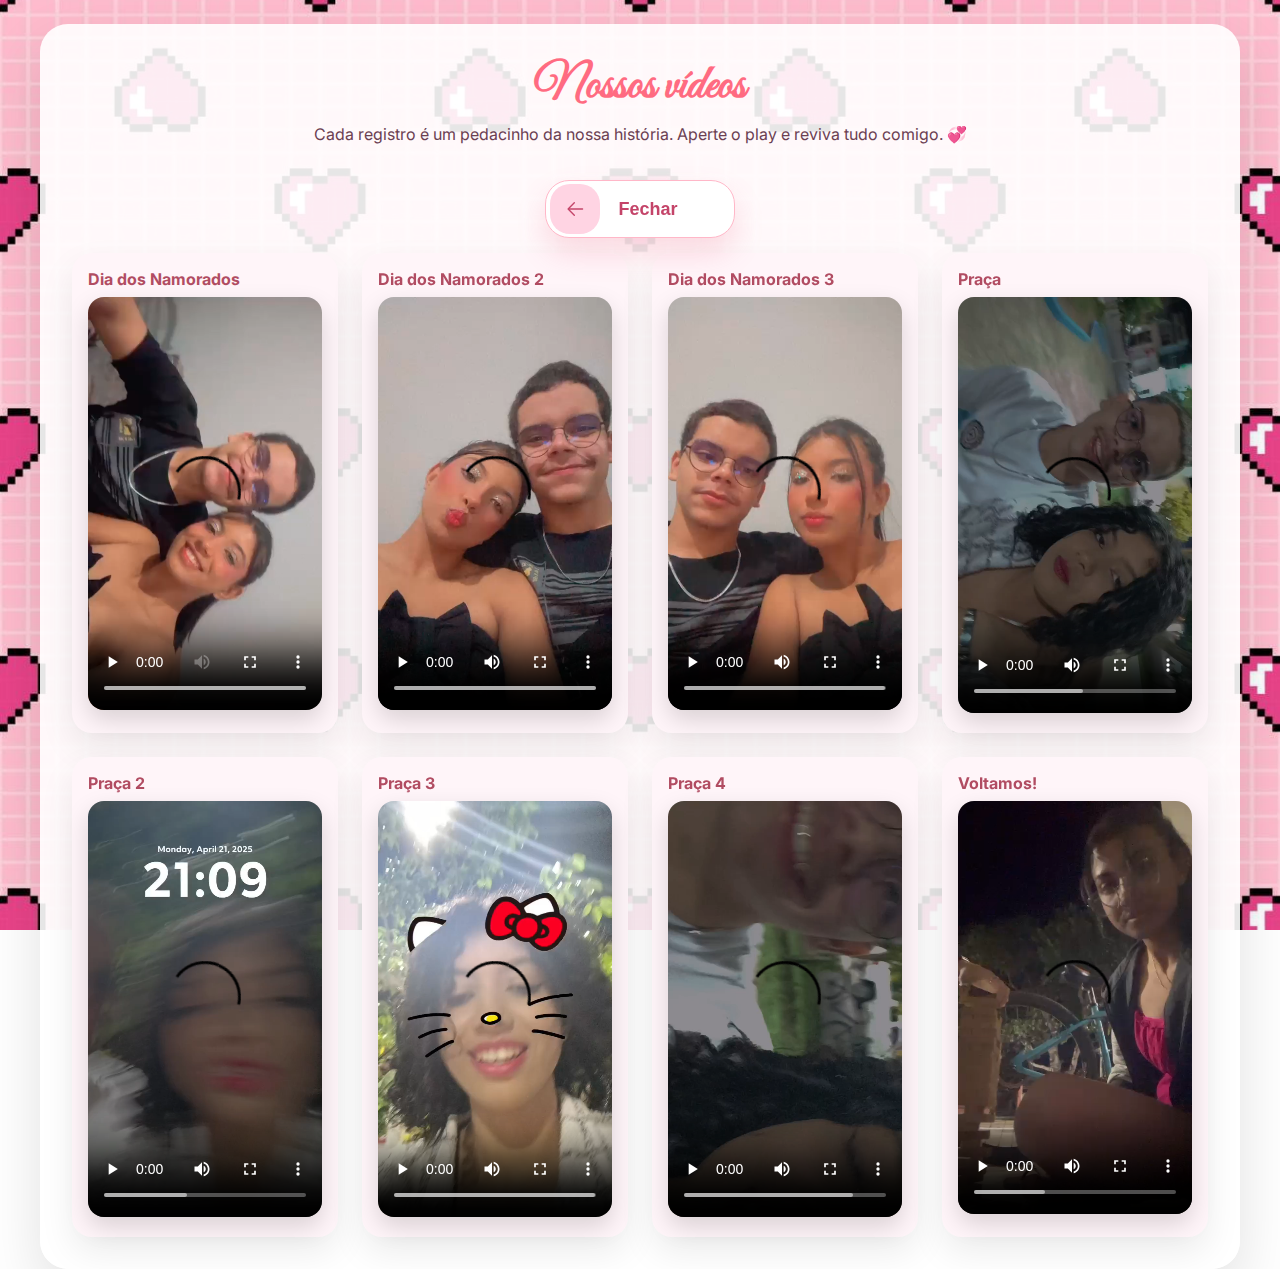
<file: project/videos/videos.html>
<!DOCTYPE html>
<html lang="pt-br">
<head>
    <meta charset="UTF-8">
    <meta http-equiv="X-UA-Compatible" content="IE=edge">
    <meta name="viewport" content="width=device-width, initial-scale=1.0">
    <title>Nossos vídeos</title>
    <link href="https://fonts.googleapis.com/css2?family=Great+Vibes&family=Inter:wght@300;400;600;800&display=swap" rel="stylesheet">
    <link rel="stylesheet" href="style.css">
    <meta name="theme-color" content="#ffdde1">
    <link rel="shortcut icon" href="icon/margaridas.ico" type="Icone-Margarida">
</head>
<body class="videos-page">
    <main class="videos-wrapper">
        <header class="videos-header">
            <h1>Nossos vídeos</h1>
            <p>Cada registro é um pedacinho da nossa história. Aperte o play e reviva tudo comigo. 💞</p>
            <a href="../../index.html" class="return-link">
                <button class="return-button" type="button">
                    <div class="return-button__highlight">
                        <svg viewBox="0 0 1024 1024">
                            <path d="M224 480h640a32 32 0 1 1 0 64H224a32 32 0 0 1 0-64z"></path>
                            <path d="m237.248 512 265.408 265.344a32 32 0 0 1-45.312 45.312l-288-288a32 32 0 0 1 0-45.312l288-288a32 32 0 1 1 45.312 45.312L237.248 512z"></path>
                        </svg>
                    </div>
                    <span class="return-label" data-hover="Voltar"></span>
                </button>
            </a>
        </header>

        <section class="videos-grid">
            <article class="video-card">
                <h2>Dia dos Namorados</h2>
                <video controls preload="metadata" src="../../assets/video/Dia dos namorados.mp4"></video>
            </article>
            <article class="video-card">
                <h2>Dia dos Namorados 2</h2>
                <video controls preload="metadata" src="../../assets/video/Dia dos namorados2.mp4"></video>
            </article>
            <article class="video-card">
                <h2>Dia dos Namorados 3</h2>
                <video controls preload="metadata" src="../../assets/video/Dia dos namorados3.mp4"></video>
            </article>
            <article class="video-card">
                <h2>Praça</h2>
                <video controls preload="metadata" src="../../assets/video/Praça.mp4"></video>
            </article>
            <article class="video-card">
                <h2>Praça 2</h2>
                <video controls preload="metadata" src="../../assets/video/Praça2.mp4"></video>
            </article>
            <article class="video-card">
                <h2>Praça 3</h2>
                <video controls preload="metadata" src="../../assets/video/Praça3.mp4"></video>
            </article>
            <article class="video-card">
                <h2>Praça 4</h2>
                <video controls preload="metadata" src="../../assets/video/Praça4.mp4"></video>
            </article>
            <article class="video-card">
                <h2>Voltamos!</h2>
                <video controls preload="metadata" src="../../assets/video/Voltamos!.mp4"></video>
            </article>
        </section>
    </main>
</body>
</html>
</file>
<file: project/videos/style.css>
:root{
    --bg1:#ff9a9e;
    --bg2:#fecfef;
    --card:#fff5f7;
    --accent:#ff6b81;
    --muted:#6b6b6b;
}

*{box-sizing:border-box;margin:0;padding:0}
html,body{height:100%}

body.videos-page{
    font-family: 'Inter', system-ui, -apple-system, 'Segoe UI', Roboto, 'Helvetica Neue', Arial;
    background: url('../../assets/img/Fundo da Página.jpg') center/cover no-repeat fixed;
    background-attachment: fixed;
    padding:24px;
    -webkit-font-smoothing:antialiased;
    color:#333;
    min-height:100vh;
    display:block;
    align-items:initial;
    justify-content:initial;
}

.videos-wrapper{
    max-width:1200px;
    margin:0 auto;
    background:rgba(255,255,255,0.9);
    border-radius:28px;
    padding:32px;
    box-shadow:0 25px 60px rgba(0,0,0,0.12);
}

.videos-header h1{
    font-family:'Great Vibes',cursive;
    font-size:48px;
    color:var(--accent);
    text-align:center;
}

.videos-header{
    margin-bottom:12px;
    text-align:center;
}

.videos-header p{
    color:#6b4052;
    margin:8px 0 18px;
}

.return-link{
    display:inline-flex;
    text-decoration:none;
    margin-top:18px;
}

.videos-grid{
    margin-top:10px;
    display:grid;
    grid-template-columns:repeat(auto-fit,minmax(260px,1fr));
    gap:24px;
}

.video-card{
    background:#fff5f9;
    border-radius:20px;
    padding:16px;
    box-shadow:0 15px 35px rgba(0,0,0,0.08);
}

.video-card h2{
    font-size:16px;
    margin-bottom:8px;
    color:#b14c62;
}

.video-card video{
    width:100%;
    border-radius:16px;
    box-shadow:0 10px 25px rgba(0,0,0,0.15);
}

/* Botão de voltar */
.return-button{
    position:relative;
    background:#fff;
    width:190px;
    height:58px;
    border-radius:24px;
    font-size:18px;
    font-weight:600;
    color:#c44469;
    border:1px solid #ffb7c8;
    cursor:pointer;
    overflow:hidden;
    box-shadow:0 15px 30px rgba(234,90,123,0.2);
    transition:transform .3s ease;
    display:flex;
    align-items:center;
    justify-content:flex-start;
    padding:0;
}

.return-button__highlight{
    position:absolute;
    left:4px;
    top:50%;
    transform:translateY(-50%);
    height:50px;
    width:50px;
    background:#ffd4e3;
    border-radius:20px;
    display:flex;
    align-items:center;
    justify-content:flex-start;
    padding-left:14px;
    transition:width .4s ease;
    z-index:2;
}

.return-button__highlight svg{
    width:22px;
    height:22px;
    fill:#c44469;
}

.return-label{
    position:relative;
    z-index:3;
    margin-left:62px;
    display:inline-flex;
    align-items:center;
    justify-content:center;
    min-width:80px;
    height:100%;
}

.return-label::before{
    content:"Fechar";
    position:absolute;
    left:0;
    top:50%;
    transform:translateY(-50%);
    width:100%;
    opacity:1;
    transition:opacity .3s ease,transform .3s ease;
    color:#c44469;
    display:inline-block;
}

.return-label::after{
    content:attr(data-hover);
    position:absolute;
    left:0;
    top:50%;
    transform:translateY(calc(-50% + 8px));
    width:100%;
    opacity:0;
    transition:opacity .3s ease,transform .3s ease;
    color:#c44469;
    display:inline-block;
}

.return-button:hover .return-label::before{
    opacity:0;
    transform:translateY(calc(-50% - 8px));
}

.return-button:hover .return-label::after{
    opacity:1;
    transform:translateY(-50%);
}

.return-button:not(:hover) .return-label::before{
    opacity:1;
    transform:translateY(-50%);
}

.return-button:not(:hover) .return-label::after{
    opacity:0;
    transform:translateY(calc(-50% + 8px));
}

.return-button:hover .return-button__highlight{
    width:180px;
}

.return-button:active{
    transform:translateY(2px);
}

/* Responsivo */
@media (max-width:768px){
    .videos-wrapper{
        padding:24px;
    }
    
    .videos-header h1{
        font-size:36px;
    }
    
    .videos-grid{
        grid-template-columns:1fr;
        gap:20px;
    }
    
    .video-card{
        padding:12px;
    }
}

@media (max-width:480px){
    body.videos-page{
        padding:16px;
    }
    
    .videos-wrapper{
        padding:20px;
    }
    
    .videos-header h1{
        font-size:32px;
    }
    
    .return-button{
        width:170px;
        height:52px;
        font-size:16px;
    }
}
</file>
